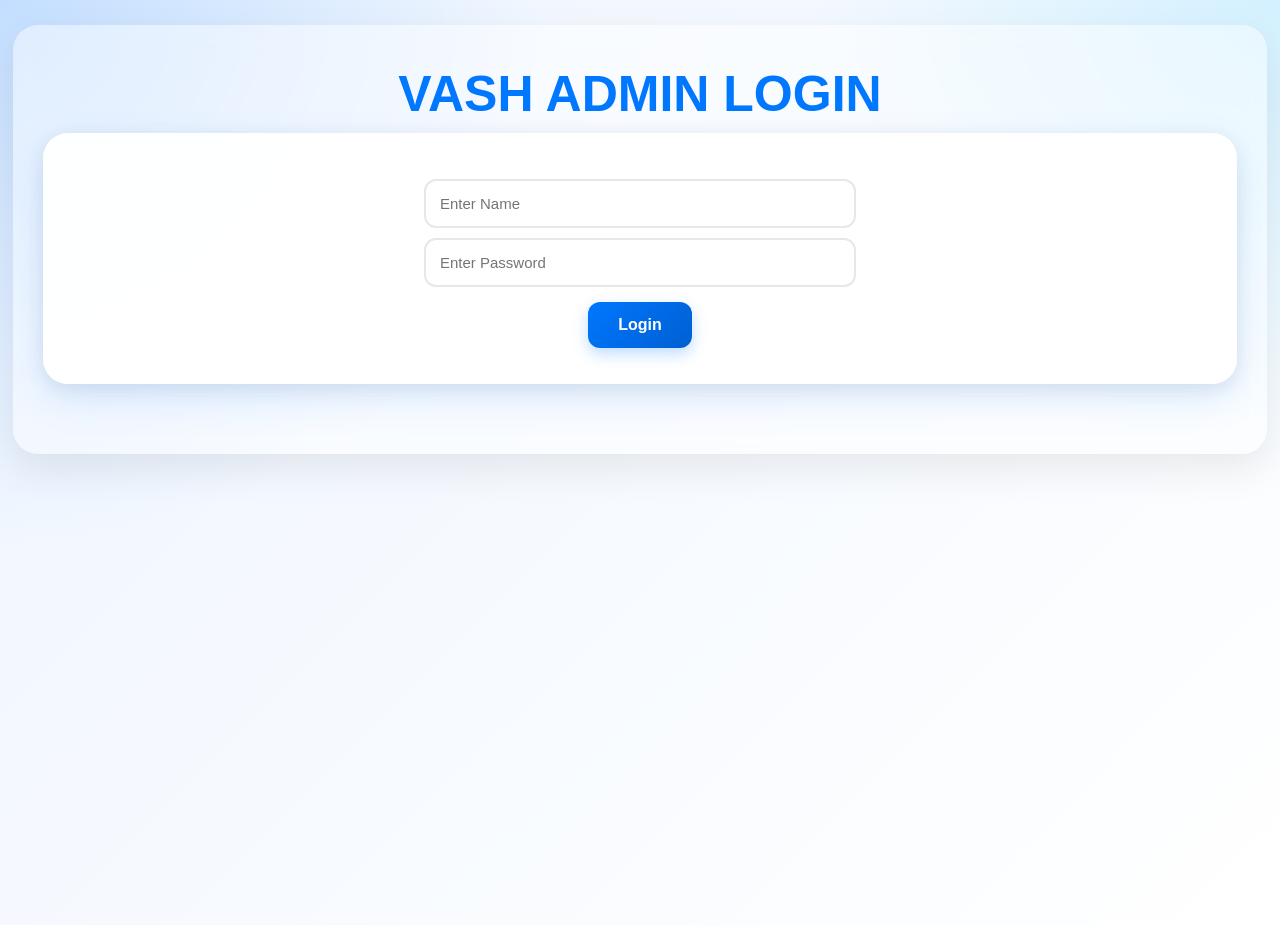
<file: admin-login.html>
<!DOCTYPE html>
<html>
<head>
    <title>Admin Login</title>
    <meta name="viewport" content="width=device-width, initial-scale=1.0">
    <link rel="stylesheet" href="style.css">
</head>

<body>

<div class="container">

    <h1>VASH ADMIN LOGIN</h1>

    <div class="booking-card">
<div>
        <input
            type="text"
            id="adminName"
            placeholder="Enter Name">
</div>
            
<div>
        <input
            type="password"
            id="adminPassword"
            placeholder="Enter Password">
</div>

        <button onclick="adminLogin()">
            Login
        </button>

    </div>

</div>

<script>

function adminLogin() {

    let name =
        document.getElementById("adminName").value;

    let password =
        document.getElementById("adminPassword").value;

    // CHANGE PASSWORD HERE
    const ADMIN_PASSWORD = "2422";

    if (password === ADMIN_PASSWORD) {
        localStorage.setItem("adminLoggedIn", "true");

        localStorage.setItem(
            "adminName",
            name
        );


        window.location.href =
            "admin.html";

    } else {

        alert("Wrong Password");

    }

}

</script>

</body>
</html>
</file>
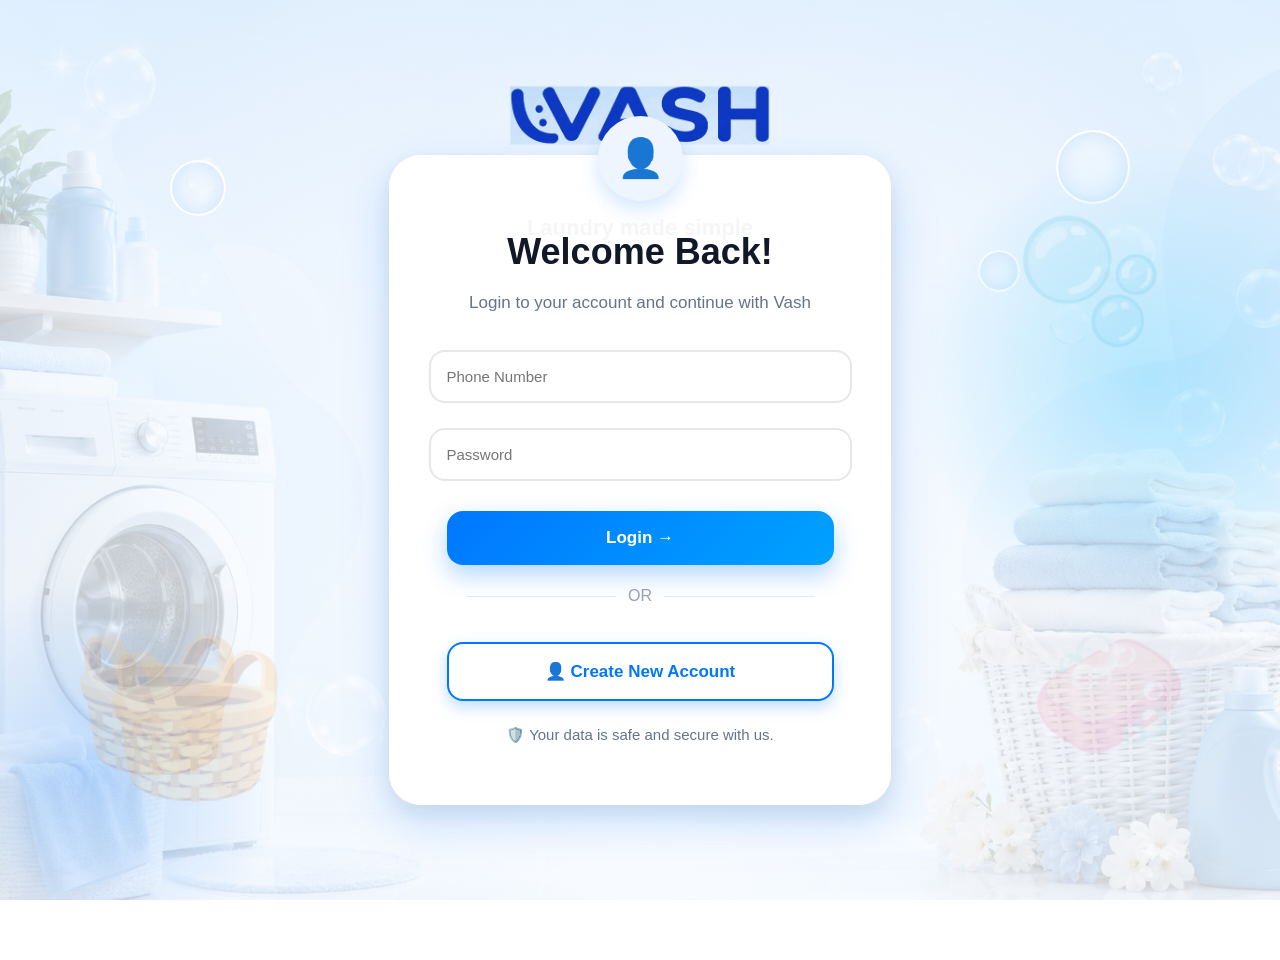
<file: login.html>
<!DOCTYPE html>
<html>

<head>
    <title>Vash Login</title>
    <meta name="viewport" content="width=device-width, initial-scale=1.0">
    <link rel="stylesheet" href="style.css">
</head>

<body class="auth-body">
    <div class="laundry-bg">
    <div class="bubble b1"></div>
    <div class="bubble b2"></div>
    <div class="bubble b3"></div>

    <div class="washer">🧺</div>
    <div class="towels">🧼</div>
</div>

<div class="auth-bg">

    <div class="auth-brand">
<img src="vash-logo.png/vash-logo.png" class="vash-logo "> 
     <p>Laundry made simple</p>
    </div>

    <div class="auth-card">

        <div class="auth-icon">👤</div>

        <h2>Welcome Back!</h2>

        <p class="login-subtitle">
            Login to your account and continue with Vash
        </p>

        <form id="loginForm">

            <input type="text"
                   id="loginPhone"
                   placeholder="Phone Number"
                   required>

            <input type="password"
                   id="loginPassword"
                   placeholder="Password"
                   required>

            <button type="submit">
                Login →
            </button>

        </form>

        <div class="or-line">
            <span>OR</span>
        </div>

        <button class="create-account-btn"
        onclick="window.location.href='register.html'">
            👤 Create New Account
        </button>

        <p class="safe-text">
            🛡️ Your data is safe and secure with us.
        </p>

    </div>

</div>

<script src="script.js"></script>

</body>

</html>
</file>
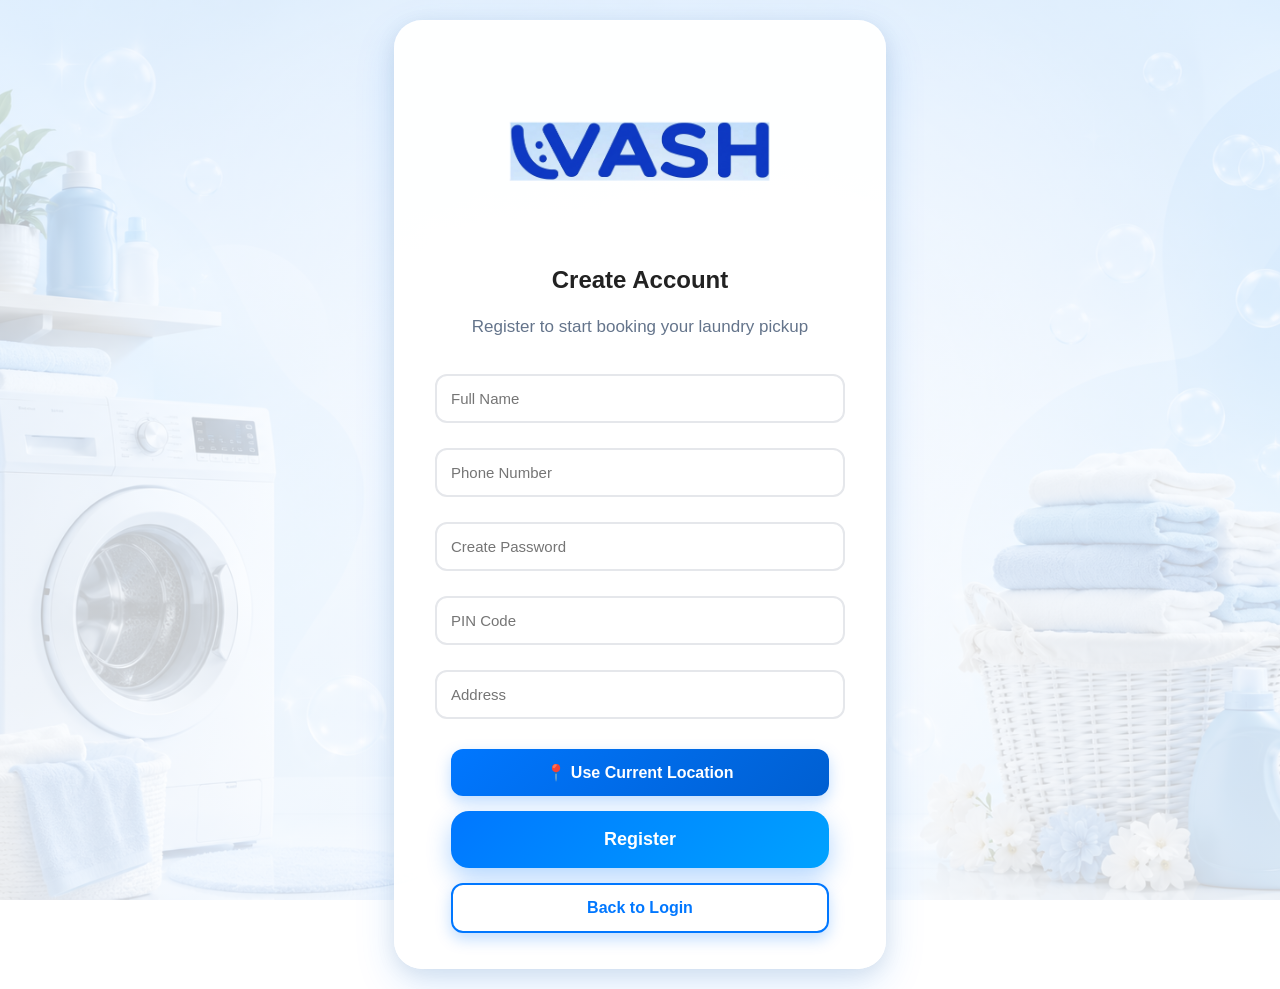
<file: register.html>
<!DOCTYPE html>
<html>

<head>
    <title>Vash Registration</title>
    <meta name="viewport" content="width=device-width, initial-scale=1.0">
    <link rel="stylesheet" href="style.css">
</head>

<body class="auth-body">
<div class="login-page">

    <div class="login-card">

<img src="vash-logo.png/vash-logo.png" class="vash-logo clean-logo">
        <h2>Create Account</h2>

        <p class="login-subtitle">
            Register to start booking your laundry pickup
        </p>

        <form id="registerForm">

            <input type="text" id="fullName" placeholder="Full Name" required>

            <input type="text" id="phone" placeholder="Phone Number" required>

            <input type="password" id="password" placeholder="Create Password" required>

            <input type="text" id="pincode" placeholder="PIN Code" required>

            <input type="text" id="address" placeholder="Address" required>

            <button type="button" onclick="getLocation()">
                📍 Use Current Location
            </button>

            <button type="submit">
                Register
            </button>

        </form>

        <button class="create-account-btn"
        onclick="window.location.href='login.html'">
            Back to Login
        </button>

    </div>

</div>

<script src="script.js"></script>

</body>

</html>
</file>
<file: style.css>
body {
    font-family: Arial, "Segoe UI Emoji", "Apple Color Emoji", sans-serif;
    background: linear-gradient(135deg, #eef5ff, #ffffff);
    margin: 0;
    padding: 0;
    text-align: center;
}

.container {
    width: 100%;
    max-width: 2400px;
    margin: auto;
    padding: 30px;
}
h1 {
    color: #0077ff;
    font-size: 50px;
    margin-bottom: 5px;
}

#welcomeUser {
    color: #555;
    margin-bottom: 20px;
}

h2 {
    color: #222;
}

.tagline {
    font-size: 22px;
    font-weight: bold;
    color: #0077ff;
    margin-bottom: 30px;
}

.booking-card {
    background: rgba(255,255,255,0.95);
    padding: 35px;
    border-radius: 25px;
    box-shadow:
        0 15px 40px rgba(0,119,255,0.12),
        0 5px 20px rgba(0,0,0,0.08);
    margin-bottom: 40px;
    border: 1px solid rgba(255,255,255,0.7);
    transition: 0.3s;
}

.booking-card:hover {
    transform: translateY(-5px);
}
.booking-card {
    overflow-x: auto;
}

form {
    display: flex;
    flex-direction: column;
    align-items: center;
}

input,
select,
textarea {
    width: 90%;
    max-width: 400px;
    padding: 14px;
    margin-top: 10px;
    border: 2px solid #e5e7eb;
    border-radius: 12px;
    font-size: 15px;
    background: white;
    transition: all 0.3s ease;
}
input:focus,
select:focus,
textarea:focus {
    outline: none;
    border-color: #0077ff;
    box-shadow: 0 0 0 4px rgba(0,119,255,0.15);
}
textarea {
    height: 100px;
    resize: none;
    background: rgba(255,255,255,0.95);
    border: 2px solid #dbeafe;
    border-radius: 16px;
    padding: 15px;
    font-size: 15px;
    box-shadow: 0 4px 12px rgba(0,0,0,0.05);
}

textarea:focus {
    border-color: #0077ff;
    box-shadow: 0 0 15px rgba(0,119,255,0.2);
}

button {
    background: linear-gradient(135deg, #0077ff, #005fd1);
    color: white;
    padding: 14px 30px;
    border: none;
    border-radius: 12px;
    cursor: pointer;
    margin-top: 15px;
    font-size: 16px;
    font-weight: bold;
    box-shadow: 0 6px 15px rgba(0,119,255,0.25);
    transition: all 0.3s ease;
}

button:hover {
    transform: translateY(-3px);
    box-shadow: 0 10px 25px rgba(0,119,255,0.35);
}

.services {
    display: flex;
    justify-content: center;
    gap: 20px;
    flex-wrap: wrap;
    margin-top: 20px;
    margin-bottom: 40px;
}

.card {
    background: white;
    border-radius: 12px;
    padding: 20px;
    width: 220px;
    box-shadow: 0 3px 10px rgba(0,0,0,0.1);
}

.card h4 {
    color: #0077ff;
}

.logout-btn {
    background-color: #ff4d4d;
    margin-top: 30px;
}

.logout-btn:hover {
    opacity: 0.9;
}
@media screen and (max-width: 768px) {

    .container {
        width: 95%;
        padding: 10px;
    }

    h1 {
        font-size: 40px;
    }

    h2 {
        font-size: 24px;
    }

    .tagline {
        font-size: 18px;
    }

    .booking-card {
        padding: 15px;
    }

    input,
    select,
    textarea {
        width: 95%;
        max-width: 100%;
    }

    button {
        width: auto;
        max-width: 100%;
    }

    .card {
        width: 100%;
        box-sizing: border-box;
    }

    table {
        display: block;
        overflow-x: auto;
        white-space: nowrap;
    }

}/* ===== VASH ITEM CARDS ===== */

.item-grid {
    display: grid;
    grid-template-columns: repeat(2, 1fr);
    gap: 15px;
    width: 100%;
    margin-top: 15px;
}

.item-card {
    background: linear-gradient(145deg, #ffffff, #f8fbff);
    border-radius: 20px;
    padding: 20px;
    box-shadow:
        0 8px 20px rgba(0,0,0,0.06),
        0 2px 8px rgba(0,119,255,0.08);
    text-align: center;
    border: 1px solid #e6eeff;
    transition: all 0.3s ease;
    position: relative;
    overflow: hidden;
}
.item-card:hover {
    transform: translateY(-8px) scale(1.02);
    box-shadow:
        0 15px 35px rgba(0,119,255,0.18),
        0 8px 20px rgba(0,0,0,0.08);
}

.item-card h4 {
    margin: 5px 0;
    color: #0077ff;
    font-size: 16px;
}

.item-card p {
    margin: 8px 0;
    font-weight: bold;
    color: #333;
}

.item-card button {
    width: 42px;
    height: 42px;
    padding: 0;
    margin: 5px;
    font-size: 22px;
    font-weight: bold;
    border-radius: 50%;
    background: linear-gradient(135deg, #0077ff, #005fd1);
    color: white;
    border: none;
    box-shadow: 0 6px 15px rgba(0,119,255,0.3);
    transition: all 0.3s ease;
}
.item-card button:hover {
    transform: scale(1.15) rotate(8deg);
    box-shadow: 0 10px 20px rgba(0,119,255,0.4);
}
.item-card span {
    font-size: 18px;
    font-weight: bold;
    margin: 0 8px;
}

@media screen and (max-width: 768px) {

    .item-grid {
        grid-template-columns: repeat(2, 1fr);
        gap: 10px;
    }

    .item-card {
        padding: 10px;
    }

    .item-card h4 {
        font-size: 14px;
    }

}
.pending{
    background:#fff3cd;
    color:#856404;
}

.pickedup{
    background:#d1ecf1;
    color:#0c5460;
}

.cleaning{
    background:#e2d6f5;
    color:#5a2d82;
}

.ready{
    background:#d4edda;
    color:#155724;
}

.delivered{
    background:#28a745;
    color:white;
}

.cancelled{
    background:#f8d7da;
    color:#721c24;
}
/* Admin Table Improvements */

.booking-card {
    overflow-x: auto;
}

table {
    width: 100%;
    min-width: 1400px;
    border-collapse: collapse;
}

th, td {
    padding: 15px 12px;
    text-align: center;
    vertical-align: middle;
    word-break: break-word;
}

th {
    background: #f5f8ff;
    font-size: 16px;
}

/* Booking ID */
td:nth-child(1) {
    min-width: 160px;
}

/* Customer */
td:nth-child(2) {
    min-width: 90px;
}

/* Phone */
td:nth-child(3) {
    min-width: 120px;
}

/* Service */
td:nth-child(4) {
    min-width: 100px;
}

/* Items */
td:nth-child(5) {
    min-width: 150px;
}

/* Address */
td:nth-child(6) {
    min-width: 180px;
}

/* Location */
td:nth-child(7) {
    min-width: 90px;
}

/* Date */
td:nth-child(8) {
    min-width: 90px;
}

/* Time */
td:nth-child(9) {
    min-width: 90px;
}

/* Amount */
td:nth-child(10) {
    min-width: 120px;
}

/* Status */
td:nth-child(11) {
    min-width: 110px;
}

/* Delete */
td:nth-child(12) {
    min-width: 110px;
}

.container {
    width: 98%;
    max-width: 1600px;
    margin: 30px auto;
    padding: 30px;
    box-sizing: border-box;

    background: rgba(255,255,255,0.70);
    backdrop-filter: blur(10px);

    border-radius: 30px;

    box-shadow:
        0 15px 40px rgba(0,0,0,0.08);

}

table {
    width: 100%;
    table-layout: fixed;
    border-collapse: collapse;
}

th, td {
    padding: 8px;
    font-size: 14px;
    word-break: break-word;
}
.auth-brand .vash-logo {
    width: 220px;
}

.header-section .vash-logo {
    width: 160px;
}

.vash-logo:hover {
    transform: scale(1.05);
}
.booking-card h3 {
    font-size: 22px;
    color: #111827;
    margin-bottom: 20px;
}

.booking-card h3::after {
    content: "";
    display: block;
    width: 55px;
    height: 3px;
    background: #b0b2b4;
    margin: 10px auto 0;
    border-radius: 10px;
}

.item-card h4 {
    font-size: 17px;
    font-weight: 700;
}

.item-card p {
    font-size: 15px;
}
#totalDisplay {
    font-size: 40px;
    color: #455a7b;
    font-weight: bold;
    margin: 10px 0;
}

.booking-card:nth-of-type(2) {
    background: linear-gradient(135deg, #eef5ff, #ffffff);
    border: 2px solid #dbeafe;
}
#menuBox {
    min-width: 220px;
    border-radius: 18px !important;
    padding: 18px !important;
    background: rgba(255,255,255,0.98) !important;
    box-shadow: 0 12px 30px rgba(0,0,0,0.15) !important;
}

#menuBox button {
    width: 100%;
    margin-top: 10px;
    border-radius: 12px;
    text-align: left;
    padding: 13px 16px;
}

#menuBox h3 {
    color: #111827;
    margin-top: 5px;
}
@media screen and (max-width: 768px) {

    .container {
        padding: 15px;
    }

    .booking-card {
        margin-bottom: 25px;
    }

    .item-grid {
        gap: 12px;
    }

    .item-card {
        padding: 14px;
    }

    #totalDisplay {
        font-size: 30px;
    }

    .vash-logo {
        max-width: 70%;
    }
}
#welcomeUser {
    font-size: 24px;
    color: #333;
    font-weight: 600;
    text-align: center;
    margin: 10px 0;
}

h2 {
    text-align: center;
}

.tagline {
    text-align: center;
}
.header-section {
    position: relative;
    text-align: center;
}

.menu-top-btn {
    position: absolute;
    right: 0;
    top: 0;
}
#menuBox .card {
    width: auto;
    margin: 12px 0;
    padding: 16px;
    border-radius: 16px;
    text-align: left;
    background: #f8fbff;
    border: 1px solid #e5efff;
    box-shadow: 0 4px 12px rgba(0,0,0,0.06);
}

#menuBox .card h4 {
    color: #0077ff;
    margin-bottom: 10px;
}

#menuBox .card p {
    margin: 7px 0;
    font-size: 14px;
}
#totalDisplay {
    letter-spacing: 0.5px;
}

.booking-card h3 {
    text-align: center;
}

form > .booking-card {
    width: 90%;
    max-width: 420px;
}
/* PREMIUM BACKGROUND EFFECT */

body {
    background:
        radial-gradient(circle at top left, rgba(0,119,255,0.18), transparent 35%),
        radial-gradient(circle at top right, rgba(0,183,255,0.15), transparent 30%),
        linear-gradient(135deg, #eef5ff, #ffffff);
    min-height: 100vh;
}

.container {
    background: rgba(255,255,255,0.45);
    backdrop-filter: blur(10px);
    border-radius: 25px;
    margin-top: 25px;
    margin-bottom: 25px;
}
.vash-logo {
    width: 400px !important;
    max-width: 180px !important;
}
#service {
    background: white;
    border: 2px solid #dbeafe;
    border-radius: 14px;
    font-size: 16px;
    font-weight: 600;
    color: #374151;
    cursor: pointer;
}

#service:hover {
    border-color: #0077ff;
}
h1 {
    margin-top: 10px;
    margin-bottom: 10px;
}

.vash-logo {
    width: 300px !important;
    max-width: 500px !important;
    display: block;
    margin: 0 auto 15px auto;
}

#welcomeUser {
    margin-top: 5px;
    margin-bottom: 8px;
}

.tagline {
    margin-top: 8px;
    margin-bottom: 25px;
}
/* TOTAL CARD PREMIUM DESIGN */

#totalDisplay {
    font-size: 42px;
    font-weight: 700;
    color: #0077ff;
    text-shadow: 0 2px 8px rgba(0,119,255,0.15);
}

.booking-card:nth-of-type(2) {
    background: linear-gradient(
        135deg,
        #f8fbff,
        #eef5ff
    );

    border: 2px solid #dbeafe;

    box-shadow:
        0 10px 30px rgba(0,119,255,0.08);

    border-radius: 25px;
}

.booking-card:nth-of-type(2) h3 {
    color: #374151;
    font-size: 24px;
}
/* SUBMIT BOOKING BUTTON */

button[type="submit"] {
    width: 90%;
    max-width: 420px;
    padding: 18px;
    font-size: 18px;
    border-radius: 18px;
    background: linear-gradient(135deg, #0077ff, #00a2ff);
    box-shadow: 0 10px 25px rgba(0,119,255,0.30);
}

button[type="submit"]:hover {
    transform: translateY(-4px) scale(1.02);
}
/* TOP SECTION PREMIUM DESIGN */

.header-section {
    position: relative;
    text-align: center;
    margin-bottom: 20px;
}

.menu-top-btn {
    position: absolute;
    right: 10px;
    top: 0;
    padding: 12px 18px;
    border-radius: 15px;
    background: rgba(255,255,255,0.9);
    color: #0077ff;
    border: 2px solid #dbeafe;
    box-shadow: 0 5px 15px rgba(0,0,0,0.08);
}

.menu-top-btn:hover {
    background: #0077ff;
    color: white;
}

#welcomeUser {
    font-size: 26px;
    font-weight: 700;
    color: #1f2937;
}

.tagline {
    font-size: 20px;
    font-weight: 600;
    color: #6b7280;
}
/* SMOOTH PAGE ANIMATIONS */

.container {
    animation: fadeIn 0.8s ease;
}

.booking-card {
    animation: slideUp 0.6s ease;
}

.item-card {
    animation: fadeIn 0.5s ease;
}

@keyframes fadeIn {
    from {
        opacity: 0;
    }

    to {
        opacity: 1;
    }
}

@keyframes slideUp {
    from {
        opacity: 0;
        transform: translateY(30px);
    }

    to {
        opacity: 1;
        transform: translateY(0);
    }
}
/* LOGIN PAGE DESIGN */

.login-page {
    min-height: 100vh;
    display: flex;
    justify-content: center;
    align-items: center;
    padding: 20px;
}

.login-card {
    background: rgba(255,255,255,0.95);
    width: 90%;
    max-width: 420px;
    padding: 35px;
    border-radius: 28px;
    box-shadow:
        0 15px 40px rgba(0,119,255,0.15),
        0 5px 20px rgba(0,0,0,0.08);
    text-align: center;
    border: 1px solid rgba(255,255,255,0.8);
}

.login-logo {
    width: 180px;
    max-width: 80%;
    margin-bottom: 10px;
}

.login-subtitle {
    color: #6b7280;
    margin-bottom: 25px;
}

.login-card input {
    width: 90%;
    margin-bottom: 15px;
}

.login-card button {
    width: 90%;
}

.create-account-btn {
    background: white;
    color: #0077ff;
    border: 2px solid #0077ff;
}

.create-account-btn:hover {
    background: #0077ff;
    color: white;
}
/* AUTH LOGIN / REGISTER PREMIUM BACKGROUND */

.auth-body {
    background:
        radial-gradient(circle at left center, rgba(0,119,255,0.18), transparent 35%),
        radial-gradient(circle at right center, rgba(0,183,255,0.22), transparent 35%),
        linear-gradient(135deg, #eef6ff, #ffffff);
}

.auth-bg {
    min-height: 100vh;
    display: flex;
    justify-content: center;
    align-items: center;
    padding: 30px;
    position: relative;
    overflow: hidden;
}

.auth-bg::before {
    content: "🧺";
    position: absolute;
    left: 8%;
    bottom: 16%;
    font-size: 150px;
    opacity: 0.18;
}

.auth-bg::after {
    content: "🫧";
    position: absolute;
    right: 9%;
    top: 22%;
    font-size: 120px;
    opacity: 0.20;
}

.auth-brand {
    position: absolute;
    top: 20px;
    left: 50%;
    transform: translateX(-50%);
    text-align: center;
    width: 100%;
}

.auth-logo {
    width: 360px;
}

.auth-brand p {
    color: #1f2937;
    font-size: 22px;
    font-weight: 600;
    margin: 5px 0;
}

.auth-card {
    background: rgba(255,255,255,0.96);
    width: 90%;
    max-width: 430px;
    padding: 45px 35px;
    border-radius: 32px;
    box-shadow:
        0 20px 50px rgba(0,119,255,0.18),
        0 8px 25px rgba(0,0,0,0.08);
    text-align: center;
    border: 1px solid rgba(255,255,255,0.8);
    position: relative;
    z-index: 2;
}

.auth-icon {
    width: 85px;
    height: 85px;
    background: #eef5ff;
    color: #0077ff;
    border-radius: 50%;
    display: flex;
    align-items: center;
    justify-content: center;
    margin: -85px auto 20px;
    font-size: 38px;
    box-shadow: 0 8px 20px rgba(0,119,255,0.18);
}

.auth-card h2 {
    font-size: 36px;
    color: #111827;
    margin-bottom: 10px;
}

.login-subtitle {
    color: #64748b;
    font-size: 17px;
    margin-bottom: 25px;
    line-height: 1.5;
}

.auth-card input {
    width: 90%;
    margin-bottom: 15px;
    padding: 16px;
    border-radius: 16px;
}

.auth-card button {
    width: 90%;
    padding: 17px;
    border-radius: 16px;
    font-size: 17px;
}

.or-line {
    display: flex;
    align-items: center;
    justify-content: center;
    margin: 22px 0;
    color: #94a3b8;
}

.or-line::before,
.or-line::after {
    content: "";
    height: 1px;
    background: #dbeafe;
    width: 35%;
    margin: 0 12px;
}

.create-account-btn {
    background: white !important;
    color: #0077ff !important;
    border: 2px solid #0077ff !important;
}

.create-account-btn:hover {
    background: #0077ff !important;
    color: white !important;
}

.safe-text {
    margin-top: 25px;
    color: #64748b;
    font-size: 15px;
}

@media(max-width: 768px) {

    .auth-brand {
        position: static;
        text-align: center;
        margin-bottom: 35px;
    }

    .auth-bg {
        flex-direction: column;
        padding-top: 40px;
    }

    .auth-logo {
        width: 170px;
    }

    .auth-brand p {
        font-size: 18px;
    }

    .auth-card {
        padding: 40px 20px;
    }

    .auth-card h2 {
        font-size: 28px;
    }
}
/* LAUNDRY THEME BACKGROUND */

.laundry-bg {
    position: fixed;
    inset: 0;
    z-index: 0;
    overflow: hidden;
    pointer-events: none;
}

.auth-bg {
    position: relative;
    z-index: 2;
}

.laundry-bg::before {
    content: "";
    position: absolute;
    left: -120px;
    bottom: -80px;
    width: 420px;
    height: 420px;
    background: radial-gradient(circle, rgba(0,119,255,0.22), transparent 65%);
    border-radius: 50%;
}

.laundry-bg::after {
    content: "";
    position: absolute;
    right: -130px;
    top: 120px;
    width: 520px;
    height: 520px;
    background: radial-gradient(circle, rgba(0,183,255,0.25), transparent 65%);
    border-radius: 50%;
}

.bubble {
    position: absolute;
    border-radius: 50%;
    border: 2px solid rgba(255,255,255,0.9);
    background: rgba(255,255,255,0.35);
    box-shadow: inset 0 0 20px rgba(0,119,255,0.15);
}

.b1 {
    width: 70px;
    height: 70px;
    right: 150px;
    top: 130px;
}

.b2 {
    width: 38px;
    height: 38px;
    right: 260px;
    top: 250px;
}

.b3 {
    width: 52px;
    height: 52px;
    left: 170px;
    top: 160px;
}

.washer {
    position: absolute;
    left: 70px;
    bottom: 120px;
    font-size: 140px;
    opacity: 0.18;
}

.towels {
    position: absolute;
    right: 90px;
    bottom: 130px;
    font-size: 130px;
    opacity: 0.18;
}

.auth-card {
    z-index: 3;
}
.auth-body {
    background:
        linear-gradient(rgba(238,246,255,0.75),
        rgba(255,255,255,0.80)),
        url("laundry-bg.png");

    background-size: cover;
    background-position: center;
    background-repeat: no-repeat;
    background-attachment: fixed;
}
/* CUSTOMER DASHBOARD BACKGROUND */

.dashboard-body {
    background:
        linear-gradient(rgba(238,246,255,0.85),
        rgba(255,255,255,0.88)),
        url("laundry-bg.png");

    background-size: cover;
    background-position: center;
    background-repeat: no-repeat;
    background-attachment: fixed;
}
/* CUSTOMER DASHBOARD BACKGROUND */

.dashboard-body {
    background:
        linear-gradient(rgba(238,246,255,0.85),
        rgba(255,255,255,0.88)),
        url("laundry-bg.png");

    background-size: cover;
    background-position: center;
    background-repeat: no-repeat;
    background-attachment: fixed;
}
body.dashboard-body {
    background:
        linear-gradient(rgba(238,246,255,0.60),
        rgba(255,255,255,0.70)),
        url("./laundry-bg.png") !important;

    background-size: cover !important;
    background-position: center !important;
    background-repeat: no-repeat !important;
    background-attachment: fixed !important;
}
.dashboard-body .container {
    background: rgba(255,255,255,0.55) !important;
}




.auth-brand .vash-logo-svg {
    width: 240px;
    margin-bottom: 8px;
}
/* RIDER / ADMIN TABLE FIX */

.booking-card {
    width: 100%;
    max-width: 100%;
    box-sizing: border-box;
    overflow-x: auto;
}

table {
    width: 100%;
    min-width: 1200px;
    table-layout: auto;
    border-collapse: collapse;
}

th, td {
    font-size: 13px;
    padding: 10px 8px;
}
/* MOBILE AUTH FIX */

@media screen and (max-width: 768px) {

    .auth-bg {
        padding: 25px 15px !important;
        align-items: center !important;
        justify-content: flex-start !important;
    }

    .auth-brand {
        position: static !important;
        transform: none !important;
        width: 100% !important;
        margin-bottom: 35px !important;
        text-align: center !important;
    }

    .auth-brand .vash-logo,
    .vash-logo {
        width: 220px !important;
        max-width: 220px !important;
        margin: 0 auto 8px auto !important;
    }

    .auth-brand p {
        font-size: 16px !important;
        text-align: center !important;
    }

    .auth-card {
        width: 92% !important;
        max-width: 380px !important;
        padding: 40px 20px !important;
        margin: 0 auto !important;
    }

    .auth-card h2 {
        font-size: 30px !important;
    }
}
/* MOBILE MENU FIX */

@media screen and (max-width: 768px) {

    .header-section {
        position: relative !important;
        padding-top: 70px !important;
    }

    .menu-top-btn {
        position: absolute !important;
        top: 10px !important;
        right: 10px !important;
        z-index: 999 !important;

        width: auto !important;
        padding: 12px 18px !important;
        margin: 0 !important;
    }
}
/* MOBILE MENU BUTTON TOP RIGHT */

@media screen and (max-width: 768px) {

    .header-section {
        position: relative;
        padding-top: 60px;
    }

    .menu-top-btn {
        position: absolute !important;
        top: 10px !important;
        right: 10px !important;
        z-index: 999;
        margin: 0 !important;
    }

    .vash-logo {
        display: block;
        margin: 40px auto 10px auto !important;
    }
}
.vash-logo {
    margin-bottom: -5px !important;
}

#welcomeUser {
    margin-top: 0 !important;
    margin-bottom: 8px !important;
}
/* MOBILE ITEM CARD ALIGNMENT FIX */

@media screen and (max-width: 768px) {

    .item-card {
        min-height: 190px;
        display: flex;
        flex-direction: column;
        justify-content: center;
        align-items: center;
        gap: 8px;
    }

    .item-card h4 {
        min-height: 45px;
        display: flex;
        align-items: center;
        justify-content: center;
        text-align: center;
    }

    .item-card p {
        margin: 0;
        font-size: 16px;
    }

    .item-card span {
        font-size: 24px;
        font-weight: 700;
        margin: 5px 0;
        display: block;
    }

    .item-card button {
        width: 44px;
        height: 44px;
        margin: 3px;
    }

    .item-card button:first-of-type,
    .item-card button:last-of-type {
        display: inline-flex;
        align-items: center;
        justify-content: center;
    }
}
.qty-buttons {
    display: flex;
    justify-content: center;
    align-items: center;
    gap: 12px;
}
/* MOBILE ADMIN / RIDER TABLE CARD VIEW */

@media screen and (max-width: 768px) {

    .booking-card {
        padding: 15px !important;
        overflow-x: hidden !important;
    }

    table {
        min-width: 100% !important;
        width: 100% !important;
        border: none !important;
    }

    thead {
        display: none;
    }

    tbody,
    tr,
    td {
        display: block;
        width: 100%;
    }

    tr {
        background: rgba(255,255,255,0.95);
        margin-bottom: 18px;
        padding: 15px;
        border-radius: 18px;
        box-shadow: 0 6px 18px rgba(0,0,0,0.08);
        border: 1px solid #dbeafe;
        box-sizing: border-box;
    }

    td {
        text-align: left !important;
        padding: 8px 5px !important;
        border: none !important;
        font-size: 14px !important;
        word-break: break-word;
    }

    td::before {
        font-weight: bold;
        color: #0077ff;
        display: block;
        margin-bottom: 4px;
    }

    td:nth-child(1)::before { content: "Booking ID"; }
    td:nth-child(2)::before { content: "Customer"; }
    td:nth-child(3)::before { content: "Phone"; }
    td:nth-child(4)::before { content: "Service"; }
    td:nth-child(5)::before { content: "Items"; }
    td:nth-child(6)::before { content: "Address"; }
    td:nth-child(7)::before { content: "Location"; }
    td:nth-child(8)::before { content: "Date"; }
    td:nth-child(9)::before { content: "Time"; }
    td:nth-child(10)::before { content: "Amount"; }
    td:nth-child(11)::before { content: "Status"; }
    td:nth-child(12)::before { content: "Action"; }

    td button,
    td select,
    td input {
        width: 100% !important;
        max-width: 100% !important;
        margin-top: 8px !important;
    }
}
/* RIDER MOBILE CARD LABEL FIX */

@media screen and (max-width: 768px) {

    .rider-body td:nth-child(1)::before { content: "Booking ID"; }
    .rider-body td:nth-child(2)::before { content: "Customer"; }
    .rider-body td:nth-child(3)::before { content: "Phone"; }
    .rider-body td:nth-child(4)::before { content: "Address"; }
    .rider-body td:nth-child(5)::before { content: "Items"; }
    .rider-body td:nth-child(6)::before { content: "Date"; }
    .rider-body td:nth-child(7)::before { content: "Time"; }
    .rider-body td:nth-child(8)::before { content: "Status"; }
    .rider-body td:nth-child(9)::before { content: "Amount"; }
    .rider-body td:nth-child(10)::before { content: "Call"; }
    .rider-body td:nth-child(11)::before { content: "Location"; }
    .rider-body td:nth-child(12)::before { content: "Action"; }

}
</file>
